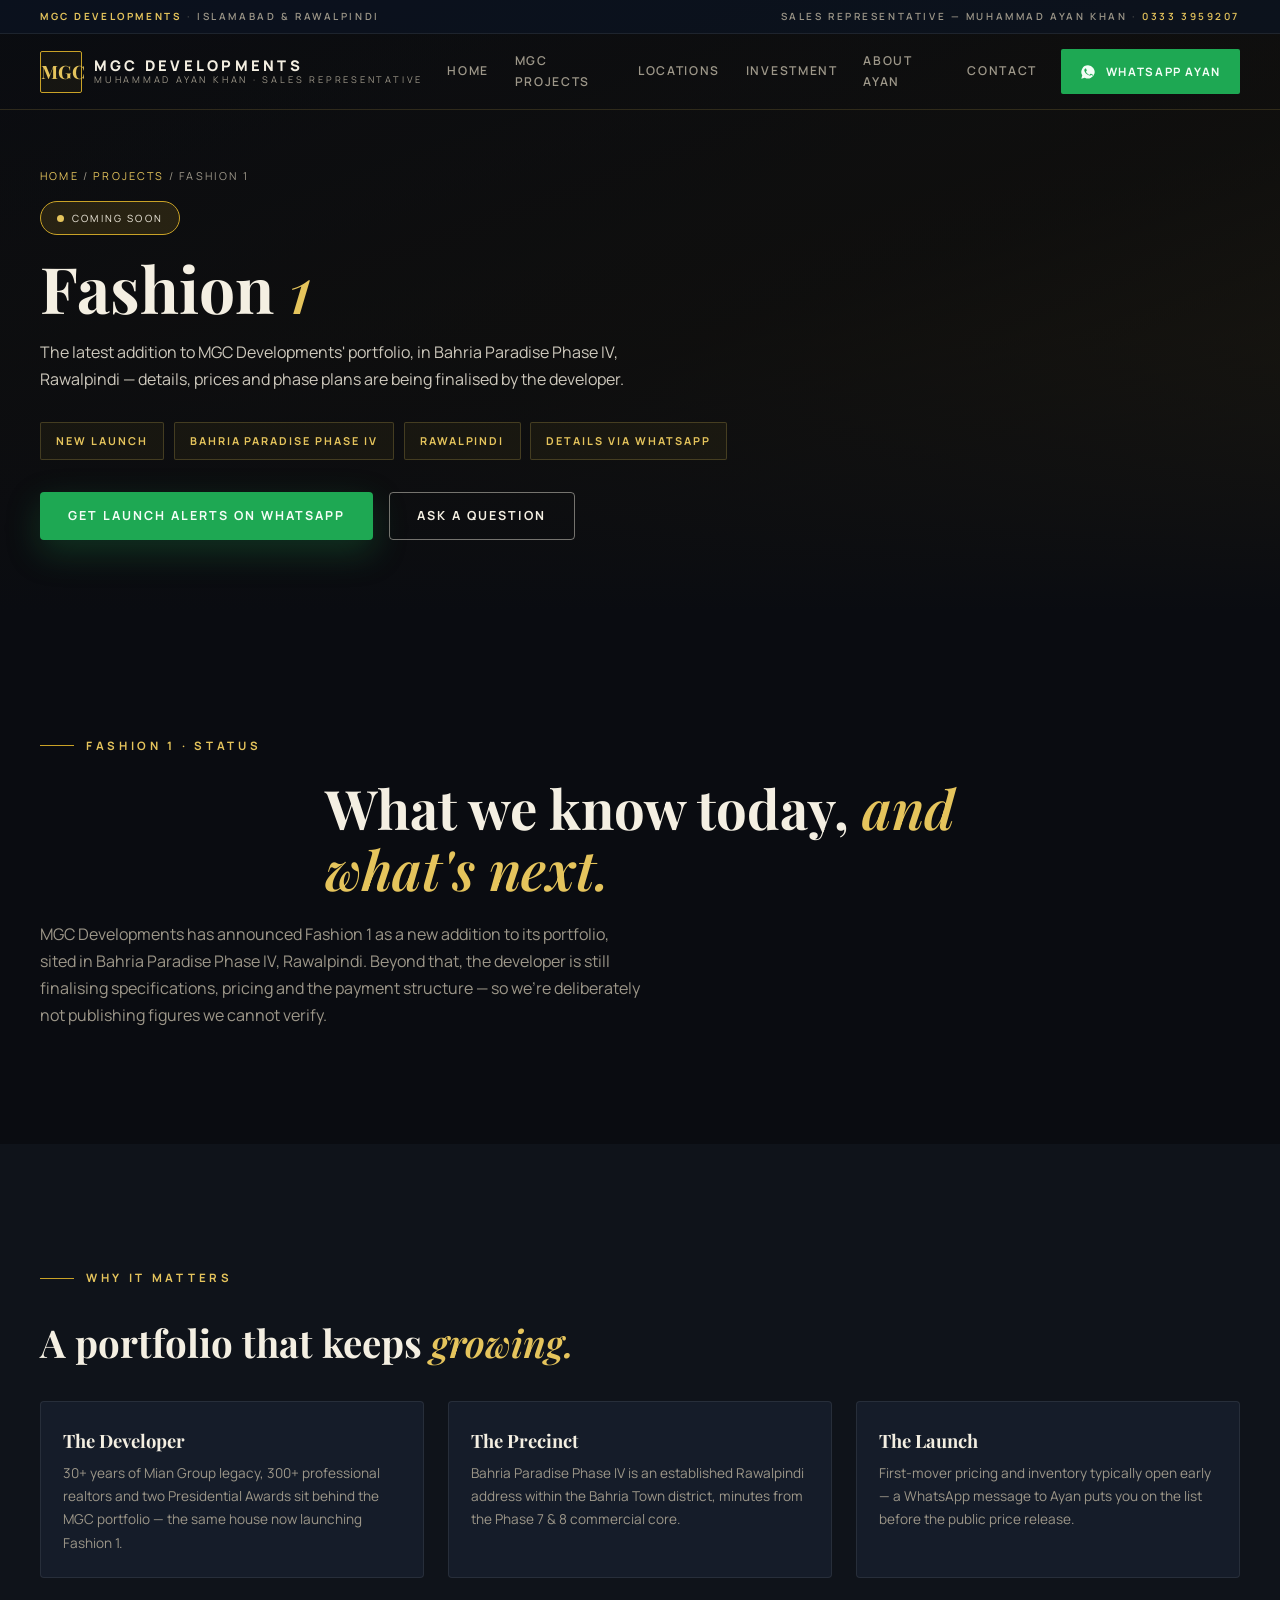
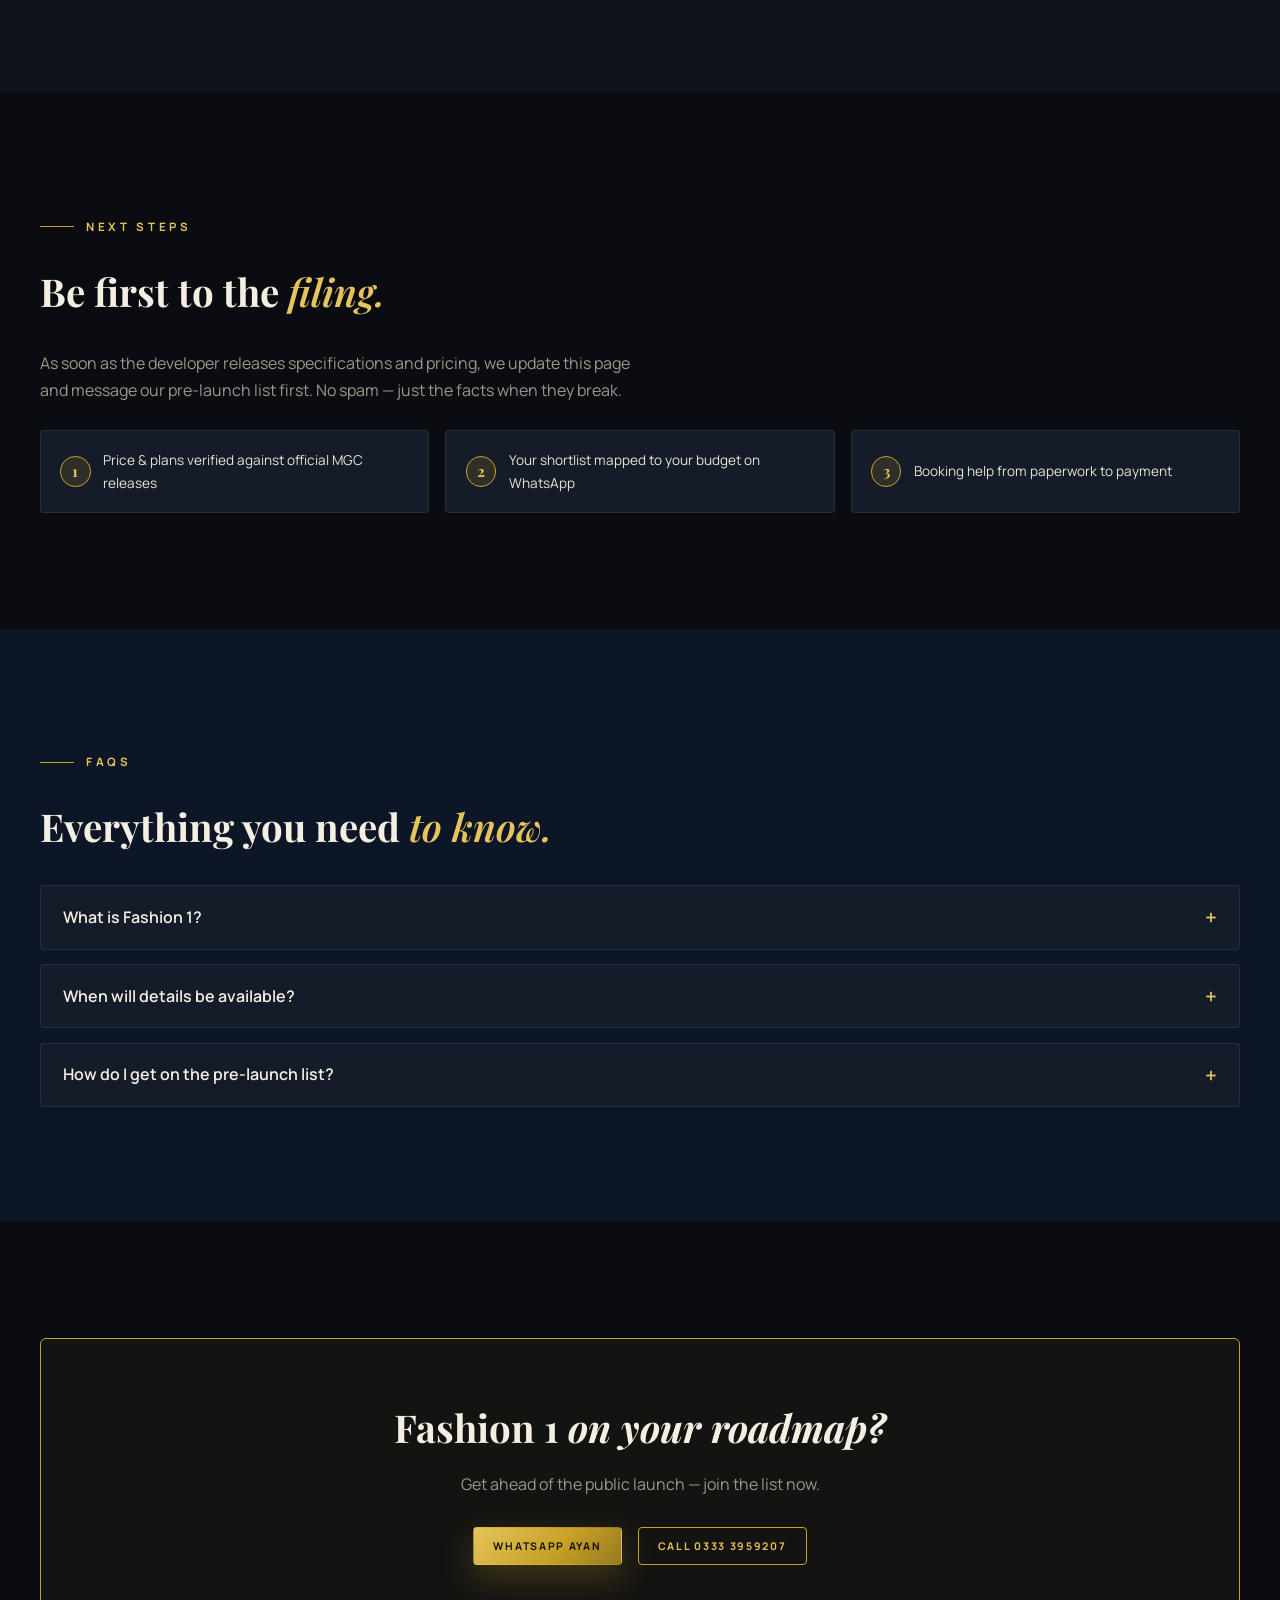
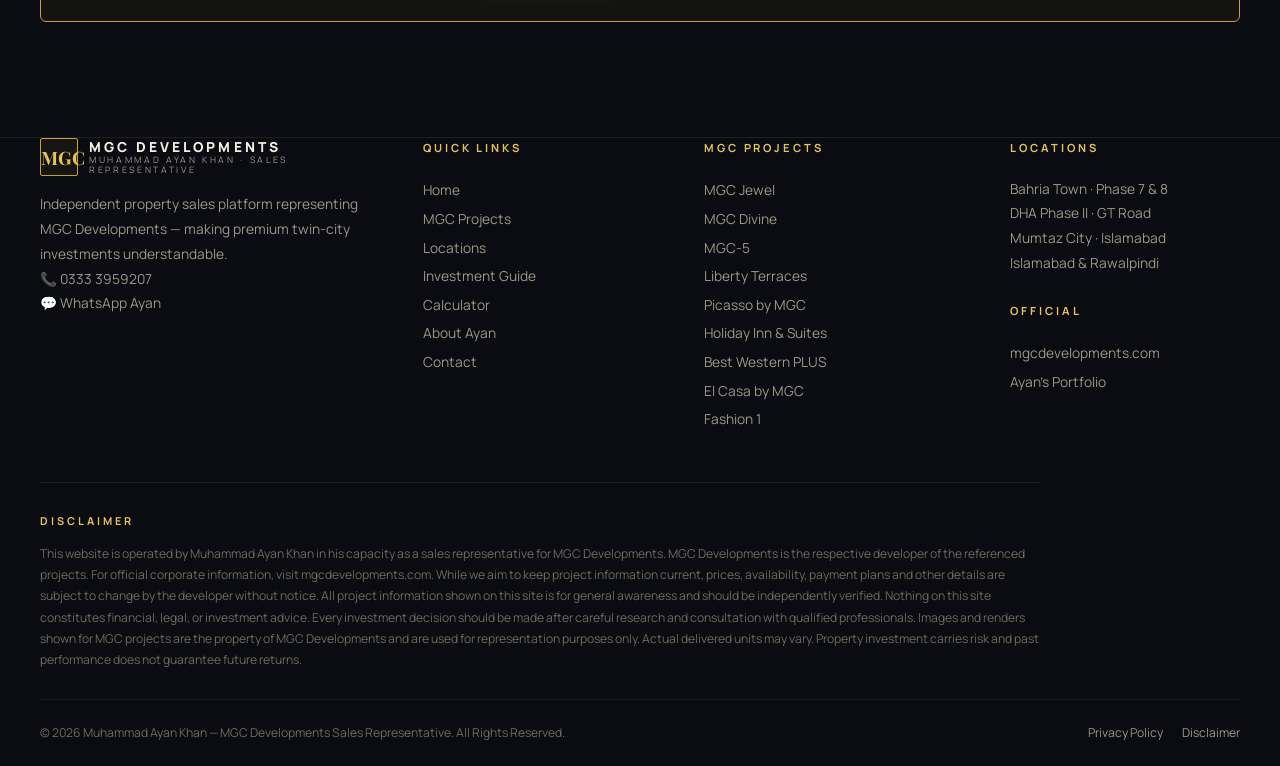
<file: projects/fashion-1.html>
<!DOCTYPE html>
<html lang="en">
<head>
    <meta charset="UTF-8">
    <meta name="viewport" content="width=device-width, initial-scale=1.0">
    <title>Fashion 1 by MGC — New Launch in Bahria Paradise Phase IV | Muhammad Ayan Khan — MGC Sales Rep</title>
    <meta name="description" content="Fashion 1 by MGC Developments — the latest addition to the portfolio in Bahria Paradise Phase IV, Rawalpindi. Details and prices being finalised. Get launch alerts with Muhammad Ayan Khan, Sales Representative — MGC Developments. WhatsApp 0333 3959207.">
    <meta name="robots" content="index, follow">
    <link rel="sitemap" href="../sitemap.xml">
    <link rel="canonical" href="https://4a-real-estate.vercel.app/projects/fashion-1.html">
    <meta property="og:title" content="Fashion 1 | Muhammad Ayan Khan — MGC Sales Rep">
    <meta property="og:description" content="The latest MGC Developments launch in Bahria Paradise Phase IV, Rawalpindi — details and prices being finalised.">
    <meta property="og:type" content="website">
    <meta property="og:url" content="https://4a-real-estate.vercel.app/projects/fashion-1.html">
    <meta property="og:image" content="https://4a-real-estate.vercel.app/images/mgc/awards.jpg">
    <meta name="twitter:card" content="summary_large_image">
    <link rel="icon" href="data:image/svg+xml,%3Csvg xmlns='http://www.w3.org/2000/svg' viewBox='0 0 64 64'%3E%3Crect width='64' height='64' rx='12' fill='%230a0c11'/%3E%3Crect x='3' y='3' width='58' height='58' rx='10' fill='none' stroke='%23c9a227' stroke-width='2'/%3E%3Ctext x='32' y='42' font-family='Georgia,serif' font-size='18' font-weight='bold' fill='%23e5c45c' text-anchor='middle'%3EMGC%3C/text%3E%3C/svg%3E">
    <link rel="preconnect" href="https://fonts.googleapis.com">
    <link rel="preconnect" href="https://fonts.gstatic.com" crossorigin>
    <link href="https://fonts.googleapis.com/css2?family=Playfair+Display:ital,wght@0,500;0,600;0,700;0,800;1,500;1,600&family=Manrope:wght@400;500;600;700;800&display=swap" rel="stylesheet">
    <link rel="stylesheet" href="../style.css">
</head>
<body>
    <a class="skip-link" href="#main">Skip to content</a>
    <header class="site-header">
        <div class="tb-topbar">
            <div class="container tb-inner">
                <span><strong>MGC Developments</strong><span class="tb-pipe"> · </span>Islamabad &amp; Rawalpindi</span>
                <span>Sales Representative — Muhammad Ayan Khan<span class="tb-pipe"> · </span><a href="tel:+923333959207">0333 3959207</a></span>
            </div>
        </div>
        <div class="container hdr">
            <a class="logo" href="../index.html#hero" aria-label="MGC Developments — home">
                <span class="logo-mark">MGC</span>
                <span class="logo-word"><strong>MGC DEVELOPMENTS</strong><small>Muhammad Ayan Khan · Sales Representative</small></span>
            </a>
            <nav class="nav-links" aria-label="Primary">
                <a href="../index.html#hero">Home</a>
                <a href="../index.html#projects">MGC Projects</a>
                <a href="../index.html#locations">Locations</a>
                <a href="../index.html#investment">Investment</a>
                <a href="../index.html#ayan">About Ayan</a>
                <a href="../index.html#contact">Contact</a>
            </nav>
            <a class="header-cta" href="tel:+923333959207" aria-label="Call Muhammad Ayan Khan on 0333 3959207">0333 3959207</a>
            <a class="header-wa" href="https://wa.me/923333959207?text=Hello%20Muhammad%20Ayan%2C%20I%27m%20interested%20in%20MGC%20Developments%20projects.%20Please%20share%20the%20available%20projects%20and%20current%20payment%20plans." target="_blank" rel="noopener" aria-label="WhatsApp Ayan">
                <svg viewBox="0 0 24 24" fill="currentColor" aria-hidden="true"><path d="M12 2a9.9 9.9 0 0 0-8.6 15L2 22l5.2-1.4A9.94 9.94 0 1 0 12 2zm5.3 14.1c-.2.5-1.2 1-1.7 1-.5 0-1 .2-3.3-.7-2.8-1.1-4.6-4-4.7-4.2-.1-.2-1.1-1.5-1.1-2.9s.7-2 .9-2.3c.2-.3.5-.3.7-.3h.5c.2 0 .4 0 .6.4l.9 2.2c.1.2.1.4 0 .6l-.4.6-.6.6c-.2.2-.4.4-.2.7.2.4.9 1.6 2 2.6 1.4 1.3 2.5 1.7 2.9 1.9.4.2.6.1.8-.1l1.1-1.3c.3-.3.5-.2.8-.1l2.2 1c.4.2.6.3.6.5 0 .2 0 .9-.3 1.6z"/></svg>
                <span class="wt-label">WhatsApp Ayan</span>
            </a>
            <button class="hamburger" id="hamburger" aria-label="Open navigation menu" aria-expanded="false" aria-controls="mobileNav"><span></span><span></span><span></span></button>
        </div>
    </header>
    <nav class="mobile-nav" id="mobileNav" aria-label="Mobile">
        <a class="mnav-link" href="../index.html#hero">Home <em>✳</em></a>
        <a class="mnav-link" href="../index.html#projects">MGC Projects <em>✳</em></a>
        <a class="mnav-link" href="../index.html#locations">Locations <em>✳</em></a>
        <a class="mnav-link" href="../index.html#investment">Investment Guide <em>✳</em></a>
        <a class="mnav-link" href="../index.html#ayan">About Ayan <em>✳</em></a>
        <a class="mnav-link" href="../index.html#contact">Contact <em>✳</em></a>
        <div class="mnav-cta">
            <p class="mnav-hint">Looking for an MGC property?<br><strong>Speak directly with Ayan.</strong></p>
            <a class="btn btn-whatsapp btn-block" href="https://wa.me/923333959207?text=Hello%20Ayan%2C%20I%20found%20Fashion%201%20by%20MGC%20on%20your%20website.%20Please%20share%20the%20latest%20details." target="_blank" rel="noopener">WhatsApp Ayan</a>
            <a class="btn btn-gold btn-block" href="tel:+923333959207">Call 0333 3959207</a>
        </div>
    </nav>

    <main id="main">
        <section class="page-hero ph-gradient" aria-label="Fashion 1 by MGC">
            <div class="container">
                <div class="crumbs"><a href="../index.html">Home</a> / <a href="../index.html#projects">Projects</a> / Fashion 1</div>
                <span class="coming-badge">Coming Soon</span>
                <h1>Fashion <em>1</em></h1>
                <p class="ph-lead">The latest addition to MGC Developments' portfolio, in Bahria Paradise Phase IV, Rawalpindi — details, prices and phase plans are being finalised by the developer.</p>
                <div class="facts-band">
                    <span class="fc-fact">New Launch</span>
                    <span class="fc-fact">Bahria Paradise Phase IV</span>
                    <span class="fc-fact">Rawalpindi</span>
                    <span class="fc-fact">Details via WhatsApp</span>
                </div>
                <div class="featured-cta">
                    <a class="btn btn-whatsapp" href="https://wa.me/923333959207?text=Hello%20Ayan%2C%20I%20found%20Fashion%201%20by%20MGC%20on%20your%20website.%20Please%20share%20the%20latest%20details." target="_blank" rel="noopener">Get Launch Alerts on WhatsApp</a>
                    <a class="btn btn-outline-light" href="../index.html#contact">Ask a Question</a>
                </div>
            </div>
        </section>

        <section class="section">
            <div class="container">
                <div class="section-head reveal">
                    <span class="eyebrow">Fashion 1 · Status</span>
                    <h2 class="section-title">What we know today, <em>and what's next.</em></h2>
                    <p class="lead">MGC Developments has announced Fashion 1 as a new addition to its portfolio, sited in Bahria Paradise Phase IV, Rawalpindi. Beyond that, the developer is still finalising specifications, pricing and the payment structure — so we're deliberately not publishing figures we cannot verify.</p>
                </div>
            </div>
        </section>

        <section class="section on-dark">
            <div class="container">
                <span class="eyebrow reveal">Why it matters</span>
                <h2 class="proj-section-title reveal">A portfolio that keeps <em>growing.</em></h2>
                <div class="type-grid">
                    <article class="type-card reveal">
                        <div class="tc-body">
                            <h4>The Developer</h4>
                            <p>30+ years of Mian Group legacy, 300+ professional realtors and two Presidential Awards sit behind the MGC portfolio — the same house now launching Fashion 1.</p>
                        </div>
                    </article>
                    <article class="type-card reveal" style="--d:.1s">
                        <div class="tc-body">
                            <h4>The Precinct</h4>
                            <p>Bahria Paradise Phase IV is an established Rawalpindi address within the Bahria Town district, minutes from the Phase 7 &amp; 8 commercial core.</p>
                        </div>
                    </article>
                    <article class="type-card reveal" style="--d:.2s">
                        <div class="tc-body">
                            <h4>The Launch</h4>
                            <p>First-mover pricing and inventory typically open early — a WhatsApp message to Ayan puts you on the list before the public price release.</p>
                        </div>
                    </article>
                </div>
            </div>
        </section>

        <section class="section">
            <div class="container">
                <span class="eyebrow reveal">Next Steps</span>
                <h2 class="proj-section-title reveal">Be first to the <em>filing.</em></h2>
                <p class="lead reveal">As soon as the developer releases specifications and pricing, we update this page and message our pre-launch list first. No spam — just the facts when they break.</p>
                <div class="promise-row reveal">
                    <div class="promise-chip"><strong>1</strong> Price &amp; plans verified against official MGC releases</div>
                    <div class="promise-chip"><strong>2</strong> Your shortlist mapped to your budget on WhatsApp</div>
                    <div class="promise-chip"><strong>3</strong> Booking help from paperwork to payment</div>
                </div>
            </div>
        </section>

        <section class="section on-navy">
            <div class="container">
                <span class="eyebrow reveal">FAQs</span>
                <h2 class="proj-section-title reveal">Everything you need <em>to know.</em></h2>
                <details class="faq-details reveal">
                    <summary>What is Fashion 1?</summary>
                    <p>MGC Developments' latest announced project, located in Bahria Paradise Phase IV, Rawalpindi. The developer has not yet released full specifications or pricing.</p>
                </details>
                <details class="faq-details reveal">
                    <summary>When will details be available?</summary>
                    <p>MGC is finalising the launch. The moment verified details release, Muhammad Ayan Khan shares them on this page and to pre-launch list members directly.</p>
                </details>
                <details class="faq-details reveal">
                    <summary>How do I get on the pre-launch list?</summary>
                    <p>Message Ayan on WhatsApp with your unit and budget preference. You'll be in the first batch notified when inventory and pricing open.</p>
                </details>
            </div>
        </section>

        <section class="section">
            <div class="container">
                <div class="proj-cta-band reveal">
                    <h2>Fashion 1 <em>on your roadmap?</em></h2>
                    <p>Get ahead of the public launch — join the list now.</p>
                    <div class="pc-actions">
                        <a class="btn btn-gold" href="https://wa.me/923333959207?text=Hello%20Ayan%2C%20I%20found%20Fashion%201%20by%20MGC%20on%20your%20website.%20Please%20share%20the%20latest%20details." target="_blank" rel="noopener">WhatsApp Ayan</a>
                        <a class="btn btn-outline" href="tel:+923333959207">Call 0333 3959207</a>
                    </div>
                </div>
            </div>
        </section>
    </main>

    <footer class="footer">
        <div class="container">
            <div class="footer-grid">
                <div class="f-col f-brand">
                    <div class="f-logo">
                        <span class="logo-mark">MGC</span>
                        <span class="logo-word"><strong>MGC DEVELOPMENTS</strong><small>Muhammad Ayan Khan · Sales Representative</small></span>
                    </div>
                    <p>Independent property sales platform representing MGC Developments — making premium twin-city investments understandable.</p>
                    <p>📞 <a href="tel:+923333959207">0333 3959207</a><br>💬 <a href="https://wa.me/923333959207" target="_blank" rel="noopener">WhatsApp Ayan</a></p>
                </div>
                <div class="f-col">
                    <h4>Quick Links</h4>
                    <ul>
                        <li><a href="../index.html#hero">Home</a></li>
                        <li><a href="../index.html#projects">MGC Projects</a></li>
                        <li><a href="../index.html#locations">Locations</a></li>
                        <li><a href="../index.html#investment">Investment Guide</a></li>
                        <li><a href="../index.html#calculator">Calculator</a></li>
                        <li><a href="../index.html#ayan">About Ayan</a></li>
                        <li><a href="../index.html#contact">Contact</a></li>
                    </ul>
                </div>
                <div class="f-col">
                    <h4>MGC Projects</h4>
                    <ul>
                        <li><a href="mgc-jewel.html">MGC Jewel</a></li>
                        <li><a href="mgc-divine.html">MGC Divine</a></li>
                        <li><a href="mgc-5.html">MGC-5</a></li>
                        <li><a href="liberty-terraces.html">Liberty Terraces</a></li>
                        <li><a href="picasso.html">Picasso by MGC</a></li>
                        <li><a href="holiday-inn.html">Holiday Inn &amp; Suites</a></li>
                        <li><a href="best-western.html">Best Western PLUS</a></li>
                        <li><a href="el-casa.html">El Casa by MGC</a></li>
                        <li><a href="fashion-1.html">Fashion 1</a></li>
                    </ul>
                </div>
                <div class="f-col">
                    <h4>Locations</h4>
                    <ul>
                        <li>Bahria Town · Phase 7 &amp; 8</li>
                        <li>DHA Phase II · GT Road</li>
                        <li>Mumtaz City · Islamabad</li>
                        <li>Islamabad &amp; Rawalpindi</li>
                    </ul>
                    <h4 style="margin-top:1.6rem">Official</h4>
                    <ul>
                        <li><a href="https://mgcdevelopments.com/" target="_blank" rel="noopener">mgcdevelopments.com</a></li>
                        <li><a href="https://muhammad-ayan-khan-opal.vercel.app/" target="_blank" rel="noopener">Ayan's Portfolio</a></li>
                    </ul>
                </div>
            </div>
            <div id="disclaimer" class="disclaimer">
                <h4>Disclaimer</h4>
                <p>This website is operated by Muhammad Ayan Khan in his capacity as a sales representative for MGC Developments. MGC Developments is the respective developer of the referenced projects. For official corporate information, visit <a href='https://mgcdevelopments.com/' target='_blank' rel='noopener'>mgcdevelopments.com</a>. While we aim to keep project information current, prices, availability, payment plans and other details are subject to change by the developer without notice. All project information shown on this site is for general awareness and should be independently verified. Nothing on this site constitutes financial, legal, or investment advice. Every investment decision should be made after careful research and consultation with qualified professionals. Images and renders shown for MGC projects are the property of MGC Developments and are used for representation purposes only. Actual delivered units may vary. Property investment carries risk and past performance does not guarantee future returns.</p>
            </div>
            <div class="footer-bottom">
                <p>© <span id="year">2026</span> Muhammad Ayan Khan — MGC Developments Sales Representative. All Rights Reserved.</p>
                <div class="fb-legal">
                    <a href="#disclaimer">Privacy Policy</a>
                    <a href="#disclaimer">Disclaimer</a>
                </div>
            </div>
        </div>
    </footer>

    <button class="back-to-top" id="backToTop" aria-label="Back to top">
        <svg viewBox="0 0 24 24" fill="none" stroke="currentColor" stroke-width="2" aria-hidden="true"><path d="M12 19V5M5 12l7-7 7 7"/></svg>
    </button>

    <script src="../script.js"></script>
</body>
</html>
</file>
<file: style.css>
/* ============================================================
   MGC DEVELOPMENTS SALES REPRESENTATIVE — PREMIUM CINEMATIC DESIGN SYSTEM
   Charcoal · Navy · Gold | Playfair Display + Manrope
   ============================================================ */

/* ---------- Design tokens ---------- */
:root {
  --ink: #0a0c11;
  --ink-2: #0f131a;
  --ink-3: #141a26;
  --navy: #0c1626;
  --card: #151c29;
  --card-2: #1b2333;

  --gold: #c9a227;
  --gold-lt: #e5c45c;
  --gold-dk: #96791e;

  --cream: #f4efe2;
  --text: #e8e3d5;
  --muted: #9d9789;
  --dim: #6f6a5e;

  --line: rgba(229, 196, 92, 0.22);
  --line-soft: rgba(255, 255, 255, 0.08);

  --font-display: "Playfair Display", Georgia, "Times New Roman", serif;
  --font-body: "Manrope", "Segoe UI", system-ui, -apple-system, sans-serif;

  --ease: cubic-bezier(0.22, 0.61, 0.36, 1);
  --shadow: 0 24px 60px rgba(0, 0, 0, 0.45);
  --radius: 4px;

  --container: 1400px;
  --topbar-h: 34px;
  --header-h: calc(76px + var(--topbar-h));
  --header-h-slim: 76px;
  --space: clamp(4.5rem, 9vw, 8.5rem);
}

/* ---------- Reset & base ---------- */
*,
*::before,
*::after { box-sizing: border-box; margin: 0; padding: 0; }

html {
  scroll-behavior: smooth;
  -webkit-text-size-adjust: 100%;
}

body {
  font-family: var(--font-body);
  font-size: 1rem;
  line-height: 1.7;
  color: var(--text);
  background: var(--ink);
  overflow-x: hidden;
  -webkit-font-smoothing: antialiased;
  -webkit-tap-highlight-color: transparent;
}

img { max-width: 100%; display: block; }
a { color: inherit; text-decoration: none; }
button { font-family: inherit; cursor: pointer; }
ul, ol { list-style: none; }

::selection { background: var(--gold); color: #0a0c11; }

:focus-visible {
  outline: 2px solid var(--gold-lt);
  outline-offset: 3px;
}

.skip-link {
  position: fixed;
  top: -60px;
  left: 16px;
  z-index: 2000;
  background: var(--gold);
  color: #0a0c11;
  font-weight: 700;
  padding: 0.7rem 1.2rem;
  border-radius: 2px;
  transition: top 0.25s var(--ease);
}
.skip-link:focus { top: 12px; }

section { scroll-margin-top: calc(var(--header-h) + 8px); }

/* ---------- Layout helpers ---------- */
.container {
  width: 100%;
  max-width: var(--container);
  margin-inline: auto;
  padding-inline: clamp(1.5rem, 4vw, 2.5rem);
}

.section { padding-block: var(--space); position: relative; }
.on-dark { background: var(--ink-2); }
.on-navy { background: var(--navy); }

.eyebrow {
  display: inline-flex;
  align-items: center;
  gap: 0.75rem;
  font-size: 0.72rem;
  font-weight: 700;
  letter-spacing: 0.32em;
  text-transform: uppercase;
  color: var(--gold-lt);
  margin-bottom: 1.4rem;
}
.eyebrow::before {
  content: "";
  width: 34px;
  height: 1px;
  background: var(--gold);
  flex: none;
}
.eyebrow.center { justify-content: center; }

.section-title {
  font-family: var(--font-display);
  font-weight: 700;
  font-size: clamp(1.9rem, 4.6vw, 3.4rem);
  line-height: 1.12;
  color: var(--cream);
  max-width: 18ch;
}
.section-title em {
  font-style: italic;
  color: var(--gold-lt);
  font-weight: 600;
}
.section-head.center {
  text-align: center;
  max-width: 720px;
  margin-inline: auto;
  margin-bottom: clamp(2.4rem, 5vw, 4rem);
}
.section-head .section-title { margin-inline: auto; }

.lead {
  margin-top: 1.3rem;
  color: var(--muted);
  max-width: 60ch;
}
.lead strong { color: var(--cream); font-weight: 600; }

.center-note {
  text-align: center;
  font-size: 0.82rem;
  color: var(--dim);
  max-width: 72ch;
  margin: 2.2rem auto 0;
}
.center-note a { color: var(--gold-lt); border-bottom: 1px solid var(--line); }

/* ---------- Buttons ---------- */
.btn {
  display: inline-flex;
  align-items: center;
  justify-content: center;
  gap: 0.6rem;
  font-family: var(--font-body);
  font-size: 0.78rem;
  font-weight: 700;
  letter-spacing: 0.16em;
  text-transform: uppercase;
  line-height: 1;
  padding: 1.05rem 1.7rem;
  border-radius: var(--radius);
  border: 1px solid transparent;
  transition: transform 0.3s var(--ease), background 0.3s var(--ease),
    color 0.3s var(--ease), box-shadow 0.3s var(--ease), border-color 0.3s var(--ease);
  white-space: nowrap;
}
.btn:hover { transform: translateY(-2px); }
.btn:active { transform: translateY(0); }

.btn-gold {
  background: linear-gradient(135deg, var(--gold-lt) 0%, var(--gold) 55%, var(--gold-dk) 100%);
  color: #12100a;
  box-shadow: 0 12px 34px rgba(201, 162, 39, 0.28);
}
.btn-gold:hover { box-shadow: 0 16px 44px rgba(201, 162, 39, 0.42); }

.btn-whatsapp {
  background: #1ea853;
  color: #f3fdf6;
  box-shadow: 0 12px 34px rgba(30, 168, 83, 0.25);
}
.btn-whatsapp:hover { background: #189a49; box-shadow: 0 16px 44px rgba(30, 168, 83, 0.38); }

.btn-outline {
  border-color: var(--gold);
  color: var(--gold-lt);
  background: transparent;
}
.btn-outline:hover { background: rgba(201, 162, 39, 0.1); }

.btn-outline-light {
  border-color: rgba(244, 239, 226, 0.45);
  color: var(--cream);
  background: transparent;
}
.btn-outline-light:hover { background: rgba(244, 239, 226, 0.08); }

.btn-lg { padding: 1.25rem 2.1rem; }
.btn-sm { padding: 0.8rem 1.25rem; font-size: 0.7rem; }
.btn-block { width: 100%; }

.wa-dot { display: inline-block; } /* icons injected via <svg> */

.ico {
  width: 16px;
  height: 16px;
  flex: none;
}

/* ---------- Header ---------- */
.site-header {
  position: fixed;
  inset: 0 0 auto 0;
  z-index: 900;
  height: var(--header-h);
  display: flex;
  flex-direction: column;
  align-items: stretch;
  transition: background 0.35s var(--ease), box-shadow 0.35s var(--ease),
    border-color 0.35s var(--ease), height 0.35s var(--ease);
  border-bottom: 1px solid rgba(229, 196, 92, 0.16);
}
.site-header.scrolled {
  background: rgba(10, 12, 17, 0.84);
  -webkit-backdrop-filter: blur(14px);
  backdrop-filter: blur(14px);
  border-bottom-color: var(--line-soft);
  box-shadow: 0 10px 34px rgba(0, 0, 0, 0.35);
  height: var(--header-h-slim);
}
.site-header.scrolled .tb-topbar {
  height: 0;
  border-bottom: none;
}

/* top info bar */
.tb-topbar {
  height: var(--topbar-h, 0px);
  overflow: hidden;
  display: flex;
  align-items: center;
  border-bottom: 1px solid var(--line-soft);
  background: rgba(12, 22, 38, 0.62);
  transition: height 0.3s var(--ease);
}
.tb-inner {
  display: flex;
  align-items: center;
  justify-content: space-between;
  gap: 1rem;
  font-size: 0.62rem;
  font-weight: 600;
  letter-spacing: 0.26em;
  text-transform: uppercase;
  color: var(--muted);
  white-space: nowrap;
}
.tb-inner strong { color: var(--gold-lt); font-weight: 700; }
.tb-inner a { color: var(--gold-lt); }
.tb-pipe { opacity: 0.45; }

.hdr { flex: 1; display: flex; align-items: center; gap: 1.5rem; }

.logo {
  display: inline-flex;
  align-items: center;
  gap: 0.75rem;
  flex: none;
}
.logo-mark {
  width: 42px;
  height: 42px;
  display: grid;
  place-items: center;
  border: 1px solid var(--gold);
  border-radius: 2px;
  font-family: var(--font-display);
  font-weight: 700;
  font-size: 1.15rem;
  color: var(--gold-lt);
  background: rgba(201, 162, 39, 0.06);
}
.logo-word { line-height: 1.1; }
.logo-word strong {
  display: block;
  font-size: 0.92rem;
  font-weight: 800;
  letter-spacing: 0.22em;
  color: var(--cream);
}
.logo-word small {
  display: block;
  font-size: 0.58rem;
  letter-spacing: 0.3em;
  text-transform: uppercase;
  color: var(--muted);
  margin-top: 2px;
}

.nav-links { display: flex; align-items: center; gap: 1.6rem; margin-inline: auto; }
.nav-links a {
  position: relative;
  font-size: 0.76rem;
  font-weight: 600;
  letter-spacing: 0.14em;
  text-transform: uppercase;
  color: var(--muted);
  padding-block: 0.4rem;
  transition: color 0.25s var(--ease);
}
.nav-links a::after {
  content: "";
  position: absolute;
  left: 0;
  bottom: 0;
  width: 100%;
  height: 1px;
  background: var(--gold);
  transform: scaleX(0);
  transform-origin: left;
  transition: transform 0.3s var(--ease);
}
.nav-links a:hover,
.nav-links a.active { color: var(--cream); }
.nav-links a:hover::after,
.nav-links a.active::after { transform: scaleX(1); }

.header-cta {
  display: inline-flex;
  align-items: center;
  gap: 0.6rem;
  border: 1px solid var(--gold);
  color: var(--gold-lt);
  font-size: 0.72rem;
  font-weight: 700;
  letter-spacing: 0.14em;
  text-transform: uppercase;
  padding: 0.78rem 1.2rem;
  border-radius: 2px;
  transition: background 0.3s var(--ease), color 0.3s var(--ease);
  flex: none;
}
.header-cta:hover { background: var(--gold); color: #0a0c11; }

.header-wa {
  display: inline-flex;
  align-items: center;
  gap: 0.6rem;
  background: #1ea853;
  color: #f3fdf6;
  font-size: 0.72rem;
  font-weight: 700;
  letter-spacing: 0.14em;
  text-transform: uppercase;
  padding: 0.78rem 1.2rem;
  border-radius: 2px;
  transition: background 0.3s var(--ease), box-shadow 0.3s var(--ease);
  flex: none;
}
.header-wa:hover { background: #189a49; }
.header-wa svg { width: 16px; height: 16px; flex: none; }
@media (max-width: 991px) {
  .header-wa { padding: 0.78rem; }
  .header-wa .wt-label { display: none; }
}

.hamburger {
  display: none;
  flex-direction: column;
  justify-content: center;
  gap: 6px;
  width: 44px;
  height: 44px;
  padding: 10px;
  border: 1px solid var(--line-soft);
  border-radius: 3px;
  background: transparent;
  flex: none;
}
.hamburger span {
  display: block;
  height: 2px;
  width: 100%;
  background: var(--cream);
  transition: transform 0.3s var(--ease), opacity 0.3s var(--ease);
}
.hamburger[aria-expanded="true"] span:nth-child(1) { transform: translateY(8px) rotate(45deg); }
.hamburger[aria-expanded="true"] span:nth-child(2) { opacity: 0; }
.hamburger[aria-expanded="true"] span:nth-child(3) { transform: translateY(-8px) rotate(-45deg); }

/* ---------- Mobile menu ---------- */
.mobile-nav {
  position: fixed;
  inset: 0;
  z-index: 899;
  background: rgba(10, 12, 17, 0.985);
  display: flex;
  flex-direction: column;
  justify-content: center;
  padding: 5rem 2rem 3rem;
  opacity: 0;
  visibility: hidden;
  transform: translateY(-14px);
  transition: opacity 0.35s var(--ease), visibility 0.35s, transform 0.35s var(--ease);
  overflow-y: auto;
}
.mobile-nav.open { opacity: 1; visibility: visible; transform: none; }
.mobile-nav a.mnav-link {
  font-family: var(--font-display);
  font-size: 1.7rem;
  color: var(--cream);
  padding: 0.7rem 0;
  border-bottom: 1px solid var(--line-soft);
  display: flex;
  align-items: center;
  justify-content: space-between;
}
.mobile-nav a.mnav-link em { color: var(--gold-lt); font-style: italic; }
.mobile-nav .mnav-cta {
  margin-top: 2rem;
  display: grid;
  gap: 0.9rem;
}

body.menu-open { overflow: hidden; overscroll-behavior: contain; }

/* ---------- Hero — MGC showcase video ---------- */
.hero {
  position: relative;
  min-height: 100vh;
  min-height: 100svh;
  display: flex;
  align-items: flex-end;
  color: var(--cream);
  background: var(--ink);
  overflow: hidden;
  padding-block: calc(var(--header-h) + 2rem) clamp(8.5rem, 14vh, 11rem);
}

/* Video stage */
.hero-media {
  position: absolute;
  inset: 0;
  z-index: 0;
  overflow: hidden;
  background: var(--ink);
}
.hero-video {
  width: 100%;
  height: 100%;
  object-fit: cover;
  object-position: center;
  will-change: transform;
  animation: heroScale 42s ease-in-out infinite alternate;
}
@keyframes heroScale {
  from { transform: scale(1); }
  to { transform: scale(1.05); }
}

/* Fine film grain over the footage */
.hero-media::after {
  content: "";
  position: absolute;
  inset: 0;
  opacity: 0.4;
  mix-blend-mode: overlay;
  pointer-events: none;
  background-image: url("data:image/svg+xml,%3Csvg xmlns='http://www.w3.org/2000/svg' width='150' height='150'%3E%3Cfilter id='n'%3E%3CfeTurbulence type='fractalNoise' baseFrequency='0.9' numOctaves='2' stitchTiles='stitch'/%3E%3C/filter%3E%3Crect width='100%25' height='100%25' filter='url(%23n)' opacity='0.5'/%3E%3C/svg%3E");
}

/* Cinematic grade: dark layer, left-heavy gradient, bottom gradient, faint navy tint */
.hero-overlay {
  position: absolute;
  inset: 0;
  z-index: 1;
  pointer-events: none;
  background:
    linear-gradient(100deg,
      rgba(10, 12, 17, 0.9) 0%,
      rgba(10, 12, 17, 0.68) 28%,
      rgba(10, 12, 17, 0.34) 52%,
      rgba(10, 12, 17, 0.14) 74%,
      rgba(10, 12, 17, 0.04) 92%),
    linear-gradient(180deg,
      rgba(10, 12, 17, 0.58) 0%,
      rgba(10, 12, 17, 0.22) 24%,
      rgba(10, 12, 17, 0) 46%,
      rgba(10, 12, 17, 0.42) 78%,
      rgba(10, 12, 17, 0.9) 100%),
    radial-gradient(ellipse 120% 85% at 50% 42%, rgba(10, 14, 24, 0) 58%, rgba(9, 12, 20, 0.42) 100%),
    linear-gradient(180deg, rgba(13, 18, 32, 0.16), rgba(13, 18, 32, 0.22));
}

/* Soft union with the section below */
.hero::after {
  content: "";
  position: absolute;
  inset: auto 0 0 0;
  height: 160px;
  z-index: 2;
  background: linear-gradient(180deg, transparent, var(--ink));
  pointer-events: none;
}

/* Poster fallback — JS adds .poster-mode when the video can't play */
.hero.poster-mode .hero-video { display: none; }
.hero.poster-mode { background-size: cover; background-position: center; }

.hero-inner { position: relative; z-index: 3; width: 100%; }
.hero-content { max-width: 820px; }

.hero h1 {
  font-family: var(--font-display);
  font-weight: 700;
  font-size: clamp(2.5rem, 7.4vw, 5.2rem);
  line-height: 1.04;
  letter-spacing: -0.01em;
  margin-top: 0;
}
.hero h1 em {
  display: block;
  font-style: italic;
  font-weight: 500;
  color: var(--gold-lt);
}
.hero-sub {
  margin-top: 1.6rem;
  max-width: 54ch;
  color: rgba(232, 227, 213, 0.86);
  font-size: 1.06rem;
}
.hero-actions {
  display: flex;
  flex-wrap: wrap;
  gap: 1rem;
  margin-top: 2.4rem;
}

.hero-cred {
  display: flex;
  flex-wrap: wrap;
  align-items: baseline;
  gap: 0.4rem 1rem;
  margin-top: 1.8rem;
  padding-top: 1.2rem;
  border-top: 1px solid rgba(229, 196, 92, 0.22);
  font-size: 0.9rem;
  color: rgba(232, 227, 213, 0.7);
  letter-spacing: 0.02em;
}
.hero-cred strong {
  color: var(--gold-lt);
  font-weight: 700;
  letter-spacing: 0.06em;
}
.hero-cred a {
  color: rgba(232, 227, 213, 0.85);
  font-weight: 700;
  letter-spacing: 0.04em;
}
.hero-cred a:hover { color: var(--gold-lt); }

/* Location indicator — bottom left */
.hero-locs {
  position: absolute;
  left: clamp(1.2rem, 4vw, 4rem);
  bottom: clamp(1.6rem, 4vh, 2.8rem);
  z-index: 4;
  display: flex;
  flex-direction: column;
  gap: 0.4rem;
  pointer-events: none;
  animation: heroRise 0.9s var(--ease) 0.85s both;
}
.hero-locs::before {
  content: "";
  width: 46px;
  height: 1px;
  background: var(--gold);
  margin-bottom: 0.15rem;
}
.hl-line {
  font-size: 0.6rem;
  letter-spacing: 0.3em;
  text-transform: uppercase;
  color: rgba(232, 227, 213, 0.66);
}
.hl-line b { color: var(--gold-lt); font-weight: 700; }

/* Scroll hint — bottom center */
.hero-scroll {
  position: absolute;
  left: 0;
  right: 0;
  bottom: clamp(1.7rem, 4.4vh, 2.9rem);
  z-index: 4;
  display: flex;
  justify-content: center;
  align-items: center;
  gap: 0.6rem;
  font-size: 0.58rem;
  letter-spacing: 0.32em;
  text-transform: uppercase;
  color: rgba(232, 227, 213, 0.72);
  text-decoration: none;
  animation: heroRise 0.9s var(--ease) 1s both;
}
.hero-scroll .hs-arrow {
  font-size: 0.8rem;
  line-height: 1;
  color: var(--gold-lt);
  animation: heroBob 2.8s ease-in-out 2.2s infinite;
}
.hero-scroll:hover { color: var(--cream); }

/* Staggered hero entrance */
.hero-content > * {
  opacity: 0;
  animation: heroRise 0.9s var(--ease) both;
}
.hero-content > :nth-child(1) { animation-delay: 0.15s; }
.hero-content > :nth-child(2) { animation-delay: 0.3s; }
.hero-content > :nth-child(3) { animation-delay: 0.5s; }
.hero-content > :nth-child(4) { animation-delay: 0.68s; }

@keyframes heroRise {
  from { opacity: 0; transform: translateY(22px); }
  to { opacity: 1; transform: translateY(0); }
}
@keyframes heroBob {
  0%, 100% { transform: translateY(0); }
  50% { transform: translateY(7px); }
}

/* Hero responsive */
@media (max-width: 1100px) {
  .hero-scroll { display: none; }
}
@media (max-width: 768px) {
  .hero { padding-block: calc(var(--header-h) + 1.4rem) clamp(9rem, 17vh, 11rem); }
  .hero-video { animation-duration: 54s; object-position: center 32%; }
  .hero-locs { bottom: clamp(1.3rem, 3.6vh, 2.2rem); gap: 0.3rem; }
  .hero-locs::before { width: 34px; }
  .hl-line { font-size: 0.56rem; letter-spacing: 0.26em; }
}

/* ---------- Intro ---------- */
.intro {
  background: var(--ink);
}
.intro::before {
  content: "MGC";
  position: absolute;
  right: 0;
  top: 8%;
  font-family: var(--font-display);
  font-weight: 800;
  font-size: clamp(7rem, 16vw, 15rem);
  line-height: 1;
  color: rgba(255, 255, 255, 0.028);
  pointer-events: none;
  user-select: none;
  z-index: 0;
}

.intro-grid {
  position: relative;
  z-index: 1;
  display: grid;
  grid-template-columns: 1.3fr 0.7fr;
  gap: clamp(2rem, 5vw, 5rem);
  align-items: start;
}

.intro h2 { margin-top: 0; }

.intro .lead { font-size: 1.03rem; }

.intro-links { display: flex; flex-wrap: wrap; gap: 1rem; margin-top: 2.2rem; }

.author-card {
  border: 1px solid var(--line-soft);
  border-left: 3px solid var(--gold);
  background: var(--ink-2);
  padding: 1.8rem;
  border-radius: var(--radius);
}
.author-card .ac-label {
  font-size: 0.66rem;
  letter-spacing: 0.28em;
  text-transform: uppercase;
  color: var(--gold-lt);
  margin-bottom: 0.8rem;
}
.author-card p { color: var(--muted); font-size: 0.95rem; }
.author-card a.link {
  color: var(--gold-lt);
  border-bottom: 1px solid var(--line);
}

/* ---------- Stats band ---------- */
.stats { background: var(--ink-2); }
.stats-grid {
  display: grid;
  grid-template-columns: repeat(auto-fit, minmax(210px, 1fr));
  gap: 1px;
  background: var(--line-soft);
  border: 1px solid var(--line-soft);
}
.stat-cell {
  background: var(--ink-2);
  padding: 2.2rem 1.6rem;
  text-align: center;
}
.stat-num {
  font-family: var(--font-display);
  font-weight: 700;
  font-size: clamp(2.2rem, 4.5vw, 3.2rem);
  color: var(--gold-lt);
  line-height: 1;
}
.stat-cap {
  margin-top: 0.7rem;
  font-size: 0.7rem;
  font-weight: 700;
  letter-spacing: 0.24em;
  text-transform: uppercase;
  color: var(--cream);
}
.stat-note { margin-top: 0.5rem; font-size: 0.66rem; color: var(--dim); letter-spacing: 0.06em; }

/* ---------- Showcase ---------- */
.showcase .show-row {
  display: grid;
  grid-template-columns: 1.05fr 0.95fr;
  gap: clamp(2rem, 5vw, 4.5rem);
  align-items: center;
}
.showcase .show-row + .show-row { margin-top: clamp(4rem, 8vw, 6.5rem); }
.show-row.rev .show-img { order: 2; }
.show-row.rev .show-copy { order: 1; }

.show-copy .eyebrow { margin-bottom: 1rem; }
.show-copy h3 {
  font-family: var(--font-display);
  font-weight: 700;
  font-size: clamp(1.6rem, 3.4vw, 2.4rem);
  line-height: 1.16;
  color: var(--cream);
}
.show-copy h3 em { font-style: italic; color: var(--gold-lt); font-weight: 600; }
.show-copy p { margin-top: 1.1rem; color: var(--muted); }
.show-copy .show-cta { margin-top: 1.8rem; display: flex; flex-wrap: wrap; gap: 1rem; }

.show-img {
  position: relative;
  --off: clamp(12px, 2.4vw, 22px);
}
.show-img::before {
  content: "";
  position: absolute;
  inset: var(--off) calc(var(--off) * -1) calc(var(--off) * -1) var(--off);
  border: 1px solid var(--gold);
  border-radius: 2px;
  z-index: 0;
}
.show-img figure {
  position: relative;
  z-index: 1;
  overflow: hidden;
  border-radius: 2px;
  box-shadow: var(--shadow);
}
.show-img img {
  width: 100%;
  aspect-ratio: 16 / 10;
  object-fit: cover;
  transform: scale(1.01);
  transition: transform 1.4s var(--ease);
}
.show-img:hover img { transform: scale(1.06); }

/* ---------- Quote separator ---------- */
.quote-line {
  text-align: center;
  max-width: 900px;
  margin-inline: auto;
  padding: clamp(1rem, 3vw, 2rem) 1.2rem;
}
.quote-line blockquote {
  font-family: var(--font-display);
  font-style: italic;
  font-weight: 500;
  font-size: clamp(1.3rem, 3.4vw, 2.1rem);
  line-height: 1.45;
  color: var(--cream);
}
.quote-line blockquote em { color: var(--gold-lt); }
.quote-line .q-meta {
  margin-top: 1.2rem;
  font-size: 0.66rem;
  letter-spacing: 0.3em;
  text-transform: uppercase;
  color: var(--dim);
}

/* ---------- Featured ---------- */
.featured-card {
  position: relative;
  border-radius: 4px;
  overflow: hidden;
  box-shadow: var(--shadow);
  min-height: 460px;
  display: flex;
  align-items: flex-end;
}
.featured-card .fc-img {
  position: absolute;
  inset: 0;
  z-index: 0;
}
.featured-card .fc-img img {
  width: 100%;
  height: 100%;
  object-fit: cover;
}
.featured-card::before {
  content: "";
  position: absolute;
  inset: 0;
  z-index: 1;
  background: linear-gradient(200deg, rgba(10, 12, 17, 0.12) 0%, rgba(10, 12, 17, 0.88) 75%, var(--ink) 100%);
}
.featured-card .fc-body {
  position: relative;
  z-index: 2;
  padding: clamp(1.6rem, 4vw, 3rem);
  max-width: 640px;
}
.fc-tag {
  display: inline-block;
  font-size: 0.66rem;
  font-weight: 700;
  letter-spacing: 0.28em;
  text-transform: uppercase;
  color: #12100a;
  background: var(--gold);
  border-radius: 2px;
  padding: 0.4rem 0.85rem;
  margin-bottom: 1.3rem;
}
.featured-card h3 {
  font-family: var(--font-display);
  font-weight: 700;
  font-size: clamp(1.9rem, 4.5vw, 3rem);
  color: var(--cream);
  line-height: 1.1;
}
.featured-card .fc-desc { margin-top: 1rem; color: rgba(232, 227, 213, 0.85); max-width: 52ch; }
.fc-facts {
  display: flex;
  flex-wrap: wrap;
  gap: 0.5rem;
  margin-top: 1.6rem;
}
.fc-fact {
  border: 1px solid var(--line);
  color: var(--gold-lt);
  font-size: 0.64rem;
  font-weight: 700;
  letter-spacing: 0.18em;
  text-transform: uppercase;
  padding: 0.55rem 0.95rem;
  border-radius: 2px;
  background: rgba(201, 162, 39, 0.06);
}
.featured-cta { display: flex; flex-wrap: wrap; gap: 1rem; margin-top: 2rem; }
.featured-cta .btn { white-space: normal; text-align: center; }

.secondary-projects {
  display: grid;
  grid-template-columns: repeat(auto-fit, minmax(260px, 1fr));
  gap: 1.4rem;
  margin-top: 2.2rem;
}
.sec-proj {
  position: relative;
  display: flex;
  align-items: flex-end;
  min-height: 250px;
  border-radius: 4px;
  overflow: hidden;
  border: 1px solid var(--line-soft);
}
.sec-proj img { position: absolute; inset: 0; width: 100%; height: 100%; object-fit: cover; }
.sec-proj::after {
  content: "";
  position: absolute;
  inset: 0;
  background: linear-gradient(200deg, transparent 20%, rgba(10, 12, 17, 0.92) 90%);
}
.sec-proj .sp-body {
  position: relative;
  z-index: 2;
  width: 100%;
  padding: 1.4rem;
}
.sec-proj .sp-tag { font-size: 0.62rem; letter-spacing: 0.26em; text-transform: uppercase; color: var(--gold-lt); }
.sec-proj h4 { font-family: var(--font-display); font-size: 1.35rem; color: var(--cream); font-weight: 700; }
.sec-proj p { font-size: 0.82rem; color: var(--muted); }
.sec-proj .sp-link {
  display: inline-block;
  margin-top: 0.8rem;
  font-size: 0.7rem;
  font-weight: 700;
  letter-spacing: 0.16em;
  text-transform: uppercase;
  color: var(--gold-lt);
  transition: color 0.25s var(--ease);
}
.sec-proj:hover .sp-link { color: var(--gold-lt); text-decoration: underline; }

/* ---------- Portfolio — editorial showcase ---------- */
.projects-grid {
  display: grid;
  grid-template-columns: 1fr;
  gap: clamp(2rem, 4vw, 3rem);
  counter-reset: proj;
}
.proj-card {
  position: relative;
  display: grid;
  grid-template-columns: 1fr;
  background: var(--card);
  border: 1px solid var(--line-soft);
  border-radius: 4px;
  overflow: hidden;
  counter-increment: proj;
  box-shadow: 0 18px 48px rgba(0, 0, 0, 0.28);
}
.proj-card .pc-img {
  position: relative;
  aspect-ratio: 16 / 10;
  overflow: hidden;
  border-radius: 0;
}
.proj-card .pc-img img { width: 100%; height: 100%; object-fit: cover; transition: transform 1.6s var(--ease); }
.proj-card:hover .pc-img img { transform: scale(1.05); }
.pc-status {
  position: absolute;
  top: 14px;
  left: 14px;
  z-index: 2;
  font-size: 0.6rem;
  font-weight: 700;
  letter-spacing: 0.22em;
  text-transform: uppercase;
  color: #12100a;
  background: var(--gold);
  padding: 0.4rem 0.8rem;
  border-radius: 2px;
}
.pc-body { display: flex; flex-direction: column; gap: 0; padding: 1.6rem 1.6rem 1.9rem; min-width: 0; }
.pc-body::before {
  content: "0" counter(proj);
  font-family: var(--font-display);
  font-style: italic;
  font-size: 0.85rem;
  letter-spacing: 0.2em;
  color: var(--gold);
  margin-bottom: 0.55rem;
}
.pc-body h3 { font-family: var(--font-display); font-weight: 700; font-size: clamp(1.8rem, 3.2vw, 2.6rem); line-height: 1.1; color: var(--cream); }
.pc-loc { font-size: 0.76rem; letter-spacing: 0.1em; color: var(--gold-lt); margin-top: 0.45rem; }
.pc-desc { font-size: 0.92rem; color: var(--muted); margin-top: 0.9rem; max-width: 46ch; }
.pc-tags { display: flex; flex-wrap: wrap; gap: 0.4rem; margin-top: 1.1rem; }
.pc-tag {
  font-size: 0.62rem;
  letter-spacing: 0.12em;
  text-transform: uppercase;
  color: var(--muted);
  border: 1px solid var(--line-soft);
  border-radius: 2px;
  padding: 0.35rem 0.65rem;
}
.pc-actions { display: flex; gap: 0.7rem; margin-top: 1.5rem; }
.pc-actions .btn { padding: 0.8rem 1.2rem; font-size: 0.66rem; }

/* Editorial showcase responsive */
@media (min-width: 641px) and (max-width: 1199px) {
  .projects-grid { grid-template-columns: repeat(2, 1fr); gap: 2rem; }
}
@media (min-width: 1200px) {
  .projects-grid { grid-template-columns: repeat(3, 1fr); gap: 2.4rem; }
}

/* ---------- 1% plan ---------- */
.plan-intro { display: grid; grid-template-columns: 1fr 1fr; gap: clamp(2rem, 5vw, 4rem); align-items: center; margin-bottom: clamp(2.6rem, 5vw, 4rem); }
.plan-steps { display: grid; grid-template-columns: repeat(auto-fit, minmax(230px, 1fr)); gap: 1.6rem; }
.plan-step {
  position: relative;
  border: 1px solid var(--line-soft);
  background: var(--ink-2);
  border-radius: 4px;
  padding: 2rem 1.7rem 1.8rem;
  overflow: hidden;
}
.plan-step .ps-num {
  font-family: var(--font-display);
  font-style: italic;
  font-size: 2.6rem;
  color: rgba(229, 196, 92, 0.16);
  line-height: 1;
  position: absolute;
  top: 1rem;
  right: 1.2rem;
}
.plan-step h4 {
  font-family: var(--font-display);
  font-size: 1.25rem;
  color: var(--cream);
  font-weight: 700;
  margin-bottom: 0.6rem;
}
.plan-step p { font-size: 0.88rem; color: var(--muted); }
.plan-step p strong { color: var(--cream); font-weight: 600; }

/* ---------- Calculator ---------- */
.calc-grid {
  display: grid;
  grid-template-columns: 0.9fr 1.1fr;
  gap: clamp(2rem, 5vw, 4rem);
  align-items: center;
}
.calc-panel {
  background: var(--card);
  border: 1px solid var(--line-soft);
  border-radius: 4px;
  padding: clamp(1.6rem, 4vw, 2.4rem);
  box-shadow: var(--shadow);
}
.calc-grid > *,
.calc-field { min-width: 0; }
.calc-field select { overflow: hidden; text-overflow: ellipsis; }
.calc-field { margin-bottom: 1.3rem; }
.calc-field label {
  display: block;
  font-size: 0.68rem;
  font-weight: 700;
  letter-spacing: 0.18em;
  text-transform: uppercase;
  color: var(--gold-lt);
  margin-bottom: 0.5rem;
}
.calc-field input,
.calc-field select {
  width: 100%;
  background: var(--ink);
  border: 1px solid var(--line-soft);
  color: var(--text);
  font-family: inherit;
  font-size: 1rem;
  min-height: 48px;
  padding: 0.9rem 1rem;
  border-radius: 3px;
  transition: border-color 0.25s var(--ease);
}
.calc-field input:focus,
.calc-field select:focus { outline: none; border-color: var(--gold); }
.calc-field select option { background: var(--ink); }

.calc-results {
  display: grid;
  grid-template-columns: repeat(3, 1fr);
  gap: 0.8rem;
  margin: 1.6rem 0;
}
.calc-result {
  background: var(--ink-2);
  border: 1px solid var(--line-soft);
  border-radius: 3px;
  padding: 1rem;
  text-align: center;
}
.calc-result span { display: block; font-size: 0.62rem; letter-spacing: 0.14em; text-transform: uppercase; color: var(--muted); }
.calc-result strong {
  display: block;
  margin-top: 0.4rem;
  font-family: var(--font-display);
  font-size: 1.05rem;
  color: var(--cream);
  font-weight: 700;
}
.calc-result.hl { border-color: var(--gold); background: rgba(201, 162, 39, 0.08); }
.calc-result.hl strong { color: var(--gold-lt); }

/* ---------- Matching ---------- */
.match-tiles { display: grid; grid-template-columns: repeat(auto-fit, minmax(200px, 1fr)); gap: 1.1rem; }
.match-tile {
  display: flex;
  flex-direction: column;
  align-items: flex-start;
  gap: 0.7rem;
  text-align: left;
  background: var(--card);
  border: 1px solid var(--line-soft);
  border-radius: 4px;
  padding: 1.6rem 1.4rem;
  transition: border-color 0.3s var(--ease), background 0.3s var(--ease), transform 0.3s var(--ease);
}
.match-tile:hover { border-color: var(--gold); background: var(--card-2); transform: translateY(-3px); }
.match-tile.selected { border-color: var(--gold); background: var(--card-2); }
.match-tile .mt-ico { width: 38px; height: 38px; display: grid; place-items: center; border: 1px solid var(--line); border-radius: 2px; color: var(--gold-lt); }
.match-tile .mt-ico svg { width: 20px; height: 20px; }
.match-tile h4 { font-size: 0.86rem; font-weight: 700; letter-spacing: 0.08em; text-transform: uppercase; color: var(--cream); }

.match-result {
  margin-top: 2rem;
  border: 1px solid var(--gold);
  border-left: 4px solid var(--gold);
  background: rgba(201, 162, 39, 0.05);
  border-radius: 4px;
  padding: clamp(1.5rem, 3vw, 2.2rem);
  display: none;
}
.match-result.show { display: block; animation: fadeUp 0.5s var(--ease); }
.match-result h3 { font-family: var(--font-display); font-size: 1.5rem; color: var(--cream); font-weight: 700; }
.match-result p { color: var(--muted); margin-top: 0.6rem; max-width: 70ch; }
.match-result p strong { color: var(--cream); font-weight: 600; }
.match-cta { display: flex; flex-wrap: wrap; gap: 0.9rem; margin-top: 1.6rem; }

/* ---------- Journal ---------- */
.journal-grid { display: grid; grid-template-columns: repeat(auto-fill, minmax(min(100%, 300px), 1fr)); gap: 1.5rem; }
.j-item {
  display: flex;
  flex-direction: column;
  gap: 0.9rem;
  background: var(--card);
  border: 1px solid var(--line-soft);
  border-radius: 4px;
  padding: 1.7rem;
  transition: border-color 0.3s var(--ease), transform 0.3s var(--ease);
}
.j-item:hover { border-color: var(--line); transform: translateY(-4px); }
.j-chip {
  align-self: flex-start;
  font-size: 0.6rem;
  font-weight: 700;
  letter-spacing: 0.22em;
  text-transform: uppercase;
  color: var(--gold-lt);
  border: 1px solid var(--line);
  border-radius: 2px;
  padding: 0.35rem 0.7rem;
}
.j-item h3 { font-family: var(--font-display); font-size: 1.18rem; color: var(--cream); font-weight: 700; line-height: 1.3; }
.j-item p { font-size: 0.86rem; color: var(--muted); }
.j-link {
  margin-top: auto;
  display: inline-flex;
  align-items: center;
  gap: 0.5rem;
  font-size: 0.7rem;
  font-weight: 700;
  letter-spacing: 0.16em;
  text-transform: uppercase;
  color: var(--gold-lt);
}

/* ---------- Ayan ---------- */
.ayan-grid { display: grid; grid-template-columns: 1fr 1fr; gap: clamp(2rem, 5vw, 4rem); align-items: start; }
.ayan-card {
  background: var(--card);
  border: 1px solid var(--line-soft);
  border-radius: 4px;
  padding: clamp(1.6rem, 4vw, 2.6rem);
}
.ayan-head { display: flex; gap: 1.2rem; align-items: center; margin-bottom: 1.3rem; }
.ayan-avatar {
  width: 74px;
  height: 74px;
  flex: none;
  display: grid;
  place-items: center;
  font-family: var(--font-display);
  font-weight: 700;
  font-size: 1.9rem;
  color: #12100a;
  background: linear-gradient(135deg, var(--gold-lt), var(--gold) 70%);
  border-radius: 50%;
}
.ayan-head h3 { font-family: var(--font-display); font-size: 1.5rem; color: var(--cream); font-weight: 700; }
.ayan-role { font-size: 0.74rem; letter-spacing: 0.16em; text-transform: uppercase; color: var(--gold-lt); margin-top: 0.25rem; }
.ayan-card > p { color: var(--muted); font-size: 0.95rem; }
.ayan-facts { margin-top: 1.3rem; border-top: 1px solid var(--line-soft); padding-top: 1.2rem; display: grid; gap: 0.6rem; }
.ayan-facts li { display: flex; gap: 0.7rem; align-items: baseline; font-size: 0.9rem; color: var(--text); }
.ayan-facts li::before { content: ""; width: 6px; height: 6px; flex: none; transform: translateY(-1px); background: var(--gold); border-radius: 50%; }
.ayan-cta { display: flex; flex-wrap: wrap; gap: 0.9rem; margin-top: 1.7rem; }

.reach-panel {
  border: 1px solid var(--gold);
  background: rgba(201, 162, 39, 0.06);
  border-radius: 4px;
  padding: clamp(1.6rem, 4vw, 2.4rem);
}
.reach-panel .eyebrow { margin-bottom: 0.9rem; }
.reach-row {
  display: flex;
  align-items: center;
  justify-content: space-between;
  gap: 1rem;
  padding: 1.1rem 0;
  border-bottom: 1px solid var(--line-soft);
  min-width: 0;
}
.reach-row:last-of-type { border-bottom: none; }
.reach-row .rr-cap { font-size: 0.68rem; letter-spacing: 0.2em; text-transform: uppercase; color: var(--dim); }
.reach-row .rr-val { font-family: var(--font-display); font-size: 1.2rem; color: var(--cream); font-weight: 700; overflow-wrap: anywhere; }
.reach-row a.rr-val { color: var(--gold-lt); }

/* ---------- Map ---------- */
.map-grid { display: grid; grid-template-columns: repeat(auto-fit, minmax(240px, 1fr)); gap: 1.4rem; }
.map-tile {
  background: var(--card);
  border: 1px solid var(--line-soft);
  border-radius: 4px;
  padding: 1.7rem;
  transition: transform 0.3s var(--ease), border-color 0.3s var(--ease);
}
.map-tile:hover { transform: translateY(-4px); border-color: var(--line); }
.map-tile .mt-pin { color: var(--gold-lt); margin-bottom: 0.9rem; }
.map-tile h4 { font-family: var(--font-display); font-size: 1.15rem; color: var(--cream); font-weight: 700; }
.map-tile p { font-size: 0.84rem; color: var(--muted); margin-top: 0.45rem; }
.map-tile a {
  display: inline-flex;
  align-items: center;
  gap: 0.5rem;
  margin-top: 1rem;
  font-size: 0.68rem;
  font-weight: 700;
  letter-spacing: 0.16em;
  text-transform: uppercase;
  color: var(--gold-lt);
}
.map-tile a svg { width: 14px; height: 14px; }

/* ---------- Contact ---------- */
.contact-panel {
  display: grid;
  grid-template-columns: 0.85fr 1.15fr;
  gap: clamp(2rem, 5vw, 4rem);
  background: var(--card);
  border: 1px solid var(--line-soft);
  border-radius: 4px;
  padding: clamp(1.8rem, 4vw, 3rem);
}
.form-row { display: grid; grid-template-columns: 1fr 1fr; gap: 1rem; }
.form-row + .form-row { margin-top: 1rem; }
.cp-field label {
  display: block;
  font-size: 0.66rem;
  font-weight: 700;
  letter-spacing: 0.18em;
  text-transform: uppercase;
  color: var(--gold-lt);
  margin-bottom: 0.45rem;
}
.cp-field input,
.cp-field select,
.cp-field textarea {
  width: 100%;
  background: var(--ink);
  border: 1px solid var(--line-soft);
  color: var(--text);
  font-family: inherit;
  font-size: 1rem;
  min-height: 48px;
  padding: 0.85rem 1rem;
  border-radius: 3px;
  transition: border-color 0.25s var(--ease);
}
.cp-field input:focus, .cp-field select:focus, .cp-field textarea:focus {
  outline: none;
  border-color: var(--gold);
}
.cp-field select option { background: var(--ink); }
.cp-checkbox { display: flex; gap: 0.7rem; align-items: flex-start; margin: 1.2rem 0; font-size: 0.82rem; color: var(--muted); }
.cp-checkbox input { margin-top: 0.25rem; accent-color: var(--gold); width: 18px; height: 18px; flex: none; }
.form-note { font-size: 0.8rem; color: var(--dim); margin-top: 1rem; }
.form-note a { color: var(--gold-lt); border-bottom: 1px solid var(--line); }

.form-success { text-align: center; padding: 2rem 1rem; }
.form-success h3 { font-family: var(--font-display); font-size: 1.7rem; color: var(--cream); }
.form-success p { color: var(--muted); margin-top: 0.6rem; max-width: 46ch; margin-inline: auto; }
.form-success .btn { margin-top: 1.6rem; }

.contact-links { display: grid; gap: 1rem; margin-top: 2rem; }
.cl-block {
  border: 1px solid var(--line-soft);
  border-radius: 4px;
  padding: 1.3rem 1.5rem;
  display: flex;
  align-items: center;
  justify-content: space-between;
  gap: 1rem;
  transition: border-color 0.3s var(--ease);
}
.cl-block:hover { border-color: var(--gold); }
.cl-block .cl-cap { font-size: 0.66rem; letter-spacing: 0.2em; text-transform: uppercase; color: var(--dim); }
.cl-block .cl-val { font-family: var(--font-display); font-size: 1.15rem; color: var(--cream); font-weight: 700; }
.cl-block a.cl-val { color: var(--gold-lt); }

/* ---------- Footer ---------- */
.footer { background: var(--ink); border-top: 1px solid var(--line-soft); }
.footer-grid {
  display: grid;
  grid-template-columns: 1.3fr 0.9fr 1fr 0.9fr;
  gap: clamp(2rem, 4vw, 3.5rem);
  padding-bottom: 3rem;
}
.f-col h4 {
  font-size: 0.7rem;
  font-weight: 700;
  letter-spacing: 0.26em;
  text-transform: uppercase;
  color: var(--gold-lt);
  margin-bottom: 1.2rem;
}
.f-col p, .f-col li { font-size: 0.86rem; color: var(--muted); line-height: 1.8; }
.f-col .f-rep { color: var(--gold-lt); font-size: 0.82rem; font-weight: 600; letter-spacing: 0.04em; }
.f-col a { color: var(--muted); transition: color 0.25s var(--ease); }
.f-col a:hover { color: var(--gold-lt); }
.f-col ul li a { display: inline-block; padding-block: 0.12rem; }
.f-brand .f-logo { display: flex; align-items: center; gap: 0.7rem; margin-bottom: 1rem; }
.f-brand .logo-mark { width: 38px; height: 38px; }
.f-brand .logo-word strong { font-size: 0.86rem; }
.f-brand .logo-word small { font-size: 0.55rem; }

.disclaimer {
  border-top: 1px solid var(--line-soft);
  padding-top: 1.8rem;
  margin-bottom: 1.8rem;
  max-width: 100ch;
}
.disclaimer h4 {
  font-size: 0.68rem;
  font-weight: 700;
  letter-spacing: 0.28em;
  text-transform: uppercase;
  color: var(--gold-lt);
  margin-bottom: 0.8rem;
}
.disclaimer p { font-size: 0.76rem; color: var(--dim); line-height: 1.75; }

.footer-bottom {
  display: flex;
  flex-wrap: wrap;
  gap: 1rem;
  justify-content: space-between;
  align-items: center;
  border-top: 1px solid var(--line-soft);
  padding-block: 1.4rem;
  font-size: 0.76rem;
  color: var(--dim);
}
.footer-bottom a { color: var(--gold-lt); }
.fb-legal { display: flex; gap: 1.2rem; }
.fb-legal a { color: var(--muted); }
.fb-legal a:hover { color: var(--gold-lt); }

/* ---------- Floating widgets ---------- */
.back-to-top {
  position: fixed;
  right: 1.4rem;
  bottom: 1.4rem;
  z-index: 700;
  width: 46px;
  height: 46px;
  display: grid;
  place-items: center;
  border: 1px solid var(--gold);
  background: rgba(10, 12, 17, 0.9);
  color: var(--gold-lt);
  border-radius: 3px;
  opacity: 0;
  visibility: hidden;
  transform: translateY(12px);
  transition: opacity 0.35s var(--ease), transform 0.35s var(--ease), visibility 0.35s;
}
.back-to-top.show { opacity: 1; visibility: visible; transform: translateY(0); }
.back-to-top svg { width: 18px; height: 18px; }
@media (max-width: 820px) {
  .back-to-top { bottom: calc(84px + 1rem); right: 1rem; }
  .footer { padding-bottom: calc(84px + env(safe-area-inset-bottom, 0px)); }
}

.sticky-cta {
  position: fixed;
  left: 0;
  right: 0;
  bottom: 0;
  z-index: 800;
  display: none;
  grid-template-columns: 1fr 1fr;
  background: rgba(10, 12, 17, 0.96);
  border-top: 1px solid var(--line);
  -webkit-backdrop-filter: blur(10px);
  backdrop-filter: blur(10px);
  transform: translateY(110%);
  transition: transform 0.4s var(--ease);
  padding-bottom: env(safe-area-inset-bottom, 0px);
}
.sticky-cta.show { transform: translateY(0); }
@media (max-width: 820px) {
  .sticky-cta { display: grid; }
}
.sticky-cta a {
  display: flex;
  align-items: center;
  justify-content: center;
  gap: 0.6rem;
  padding: 1.05rem 0.8rem;
  font-size: 0.78rem;
  font-weight: 700;
  letter-spacing: 0.14em;
  text-transform: uppercase;
}
.sticky-cta .st-call { color: var(--gold-lt); border-right: 1px solid var(--line); }
.sticky-cta .st-wa { background: #1ea853; color: #f3fdf6; }
.sticky-cta svg { width: 16px; height: 16px; }

/* ---------- Lightbox ---------- */
.lightbox {
  position: fixed;
  inset: 0;
  z-index: 1100;
  background: rgba(5, 6, 9, 0.94);
  display: none;
  align-items: center;
  justify-content: center;
  padding: 2rem;
  touch-action: pan-y;
}
.lightbox.open { display: flex; }
.lightbox img {
  max-width: 100%;
  max-height: 86vh;
  border-radius: 3px;
  box-shadow: var(--shadow);
}
.lightbox .lb-close {
  position: absolute;
  top: 1.2rem;
  right: 1.2rem;
  width: 46px;
  height: 46px;
  border: 1px solid var(--line);
  color: var(--cream);
  background: transparent;
  font-size: 1.4rem;
  border-radius: 50%;
  display: grid;
  place-items: center;
}
.lightbox .lb-caption {
  position: absolute;
  bottom: 1.4rem;
  left: 50%;
  transform: translateX(-50%);
  font-size: 0.72rem;
  letter-spacing: 0.2em;
  text-transform: uppercase;
  color: var(--muted);
}

@keyframes fadeUp {
  from { opacity: 0; transform: translateY(18px); }
  to { opacity: 1; transform: translateY(0); }
}

/* ---------- Reveal on scroll ---------- */
.reveal {
  opacity: 0;
  transform: translateY(26px);
  transition: opacity 0.9s var(--ease), transform 0.9s var(--ease);
  transition-delay: var(--d, 0s);
}
.reveal.in-view { opacity: 1; transform: none; }

/* ---------- Project pages ---------- */
.page-hero {
  position: relative;
  min-height: 68svh;
  display: flex;
  align-items: flex-end;
  background-size: cover;
  background-position: center;
  color: var(--cream);
  padding-block: calc(var(--header-h) + 2.5rem) 4.5rem;
}
.page-hero::before {
  content: "";
  position: absolute;
  inset: 0;
  background: linear-gradient(180deg, rgba(10, 12, 17, 0.55), rgba(10, 12, 17, 0.62) 55%, var(--ink) 100%);
}
.page-hero .container { position: relative; z-index: 2; }
.crumbs { font-size: 0.68rem; letter-spacing: 0.2em; text-transform: uppercase; color: var(--muted); margin-bottom: 1rem; }
.crumbs a { color: var(--gold-lt); }
.page-hero h1 { font-family: var(--font-display); font-weight: 700; font-size: clamp(2.2rem, 6vw, 4rem); line-height: 1.05; }
.page-hero h1 em { font-style: italic; color: var(--gold-lt); font-weight: 500; }
.page-hero .ph-lead { margin-top: 1.1rem; max-width: 60ch; color: rgba(232, 227, 213, 0.88); }
.ph-gradient { background: linear-gradient(160deg, #0a0c11 0%, #171309 55%, #3a2f12 100%); }
.coming-badge {
  display: inline-flex;
  align-items: center;
  gap: 0.5rem;
  font-size: 0.62rem;
  letter-spacing: 0.22em;
  text-transform: uppercase;
  color: var(--cream);
  background: rgba(201, 162, 39, 0.14);
  border: 1px solid var(--gold);
  border-radius: 999px;
  padding: 0.45rem 1rem;
  margin-bottom: 1.2rem;
}
.coming-badge::before { content: ""; width: 7px; height: 7px; border-radius: 50%; background: var(--gold-lt); box-shadow: 0 0 0 0 rgba(201, 162, 39, 0.55); animation: pulse 2.4s infinite; }
@keyframes pulse { 70% { box-shadow: 0 0 0 8px rgba(201, 162, 39, 0); } 100% { box-shadow: 0 0 0 0 rgba(201, 162, 39, 0); } }

.facts-band { display: flex; flex-wrap: wrap; gap: 0.6rem; margin-top: 1.8rem; }
.facts-band .fc-fact { font-size: 0.68rem; }

.proj-section-title { font-family: var(--font-display); font-size: clamp(1.6rem, 3.6vw, 2.4rem); color: var(--cream); font-weight: 700; margin-bottom: 1.6rem; }
.proj-section-title em { font-style: italic; color: var(--gold-lt); font-weight: 600; }

.type-grid { display: grid; grid-template-columns: repeat(auto-fit, minmax(260px, 1fr)); gap: 1.5rem; }
.type-card { background: var(--card); border: 1px solid var(--line-soft); border-radius: 4px; overflow: hidden; }
.type-card img { width: 100%; aspect-ratio: 16 / 10; object-fit: cover; transition: transform 1.2s var(--ease); cursor: zoom-in; }
.type-card:hover img { transform: scale(1.05); }
.type-card .tc-body { padding: 1.4rem; }
.type-card h4 { font-family: var(--font-display); font-size: 1.15rem; color: var(--cream); font-weight: 700; }
.type-card p { font-size: 0.85rem; color: var(--muted); margin-top: 0.4rem; }

.amen-list { display: grid; grid-template-columns: repeat(auto-fill, minmax(210px, 1fr)); gap: 0.7rem; }
.amen-list li {
  display: flex;
  gap: 0.7rem;
  align-items: center;
  font-size: 0.88rem;
  color: var(--text);
  background: var(--card);
  border: 1px solid var(--line-soft);
  border-radius: 3px;
  padding: 0.85rem 1rem;
}
.amen-list li::before { content: ""; width: 6px; height: 6px; flex: none; background: var(--gold); border-radius: 50%; }

.duo-grid { display: grid; grid-template-columns: 1fr 1fr; gap: 1.5rem; }
.duo-item { margin-top: 1.2rem; }
.duo-item img {
  width: 100%;
  aspect-ratio: 3 / 2;
  object-fit: cover;
  border: 1px solid var(--line-soft);
  border-radius: 4px;
  cursor: zoom-in;
  transition: transform 1.2s var(--ease);
}
.duo-item:hover img { transform: scale(1.03); }
.promise-row { display: grid; grid-template-columns: repeat(auto-fit, minmax(220px, 1fr)); gap: 1rem; margin-top: 1.6rem; }
.promise-chip {
  display: flex;
  gap: 0.8rem;
  align-items: center;
  font-size: 0.85rem;
  color: var(--text);
  background: var(--card);
  border: 1px solid var(--line-soft);
  border-radius: 4px;
  padding: 1.1rem 1.2rem;
}
.promise-chip strong {
  flex: none;
  width: 1.9rem;
  height: 1.9rem;
  display: inline-flex;
  align-items: center;
  justify-content: center;
  border-radius: 50%;
  background: rgba(201, 162, 39, 0.14);
  border: 1px solid var(--gold);
  color: var(--gold-lt);
  font-family: var(--font-display);
  font-size: 0.95rem;
}
.gallery-grid { display: grid; grid-template-columns: repeat(auto-fit, minmax(min(100%, 280px), 1fr)); gap: 1.4rem; margin-top: 1rem; }
.gal-item { position: relative; border-radius: 4px; overflow: hidden; border: 1px solid var(--line-soft); cursor: zoom-in; }
.gal-item img { width: 100%; aspect-ratio: 16 / 10; object-fit: cover; transition: transform 1.2s var(--ease); }
.gal-item:hover img { transform: scale(1.06); }
.gal-item .gal-cap { position: absolute; left: 0; right: 0; bottom: 0; padding: 2.4rem 1.2rem 0.9rem; background: linear-gradient(180deg, transparent, rgba(10, 12, 17, 0.86)); font-size: 0.66rem; letter-spacing: 0.2em; text-transform: uppercase; color: var(--cream); }

.faq-details { border: 1px solid var(--line-soft); background: var(--card); border-radius: 4px; margin-top: 0.9rem; overflow: hidden; }
.faq-details summary {
  cursor: pointer;
  padding: 1.1rem 1.4rem;
  font-weight: 600;
  color: var(--cream);
  display: flex;
  justify-content: space-between;
  gap: 1rem;
  align-items: center;
  list-style: none;
}
.faq-details summary::-webkit-details-marker { display: none; }
.faq-details summary::after { content: "+"; color: var(--gold-lt); font-size: 1.3rem; line-height: 1; }
.faq-details[open] summary::after { content: "–"; }
.faq-details p { padding: 0 1.4rem 1.2rem; font-size: 0.88rem; color: var(--muted); }

.proj-cta-band {
  text-align: center;
  border: 1px solid var(--gold);
  background: rgba(201, 162, 39, 0.05);
  border-radius: 6px;
  padding: clamp(2rem, 5vw, 3.5rem);
}
.proj-cta-band h2 { font-family: var(--font-display); font-size: clamp(1.6rem, 3.6vw, 2.4rem); color: var(--cream); font-weight: 700; }
.proj-cta-band p { color: var(--muted); margin-top: 0.7rem; }
.proj-cta-band .pc-actions { justify-content: center; margin-top: 1.8rem; display: flex; flex-wrap: wrap; gap: 1rem; }

/* ---------- Premium upgrade ---------- */
/* Trust strip */
.trust-strip { background: var(--ink-2); border-block: 1px solid var(--line-soft); }
.trust-row {
  display: flex;
  flex-wrap: wrap;
  align-items: center;
  justify-content: center;
  gap: 0.7rem 1.7rem;
  padding-block: 1.15rem;
}
.trust-chip {
  display: inline-flex;
  align-items: center;
  gap: 0.55rem;
  font-size: 0.66rem;
  font-weight: 700;
  letter-spacing: 0.22em;
  text-transform: uppercase;
  color: var(--muted);
}
.trust-chip::before { content: ""; width: 6px; height: 6px; border-radius: 50%; background: var(--gold); flex: none; }
.trust-chip strong { color: var(--gold-lt); font-weight: 700; }

/* Project card editorial overlay */
.proj-card .pc-img::after {
  content: "";
  position: absolute;
  inset: 0;
  z-index: 1;
  background: linear-gradient(180deg, transparent 25%, rgba(10, 12, 17, 0.86) 100%);
  opacity: 0;
  transition: opacity 0.35s var(--ease);
}
.proj-card:hover .pc-img::after { opacity: 1; }
.pc-zoom {
  position: absolute;
  left: 50%;
  top: 50%;
  z-index: 2;
  transform: translate(-50%, -46%);
  display: inline-flex;
  align-items: center;
  gap: 0.5rem;
  padding: 0.72rem 1.15rem;
  border: 1px solid var(--gold);
  background: rgba(10, 12, 17, 0.72);
  color: var(--gold-lt);
  font-size: 0.66rem;
  font-weight: 700;
  letter-spacing: 0.16em;
  text-transform: uppercase;
  border-radius: 2px;
  opacity: 0;
  transition: opacity 0.35s var(--ease), transform 0.35s var(--ease);
}
.proj-card:hover .pc-zoom { opacity: 1; transform: translate(-50%, -50%); }

/* Why buy through Ayan */
.why-grid { display: grid; grid-template-columns: repeat(auto-fit, minmax(250px, 1fr)); gap: 1.4rem; }
.why-card {
  background: var(--card);
  border: 1px solid var(--line-soft);
  border-radius: 4px;
  padding: 1.9rem 1.7rem;
  transition: border-color 0.3s var(--ease), transform 0.3s var(--ease);
}
.why-card:hover { border-color: var(--gold); transform: translateY(-4px); }
.why-card .wc-ico {
  width: 46px;
  height: 46px;
  display: grid;
  place-items: center;
  border: 1px solid var(--line);
  border-radius: 2px;
  color: var(--gold-lt);
  margin-bottom: 1.1rem;
}
.why-card .wc-ico svg { width: 22px; height: 22px; }
.why-card h3 { font-family: var(--font-display); font-size: 1.25rem; color: var(--cream); font-weight: 700; }
.why-card p { font-size: 0.88rem; color: var(--muted); margin-top: 0.55rem; }

/* Matching questionnaire */
.match-form { margin-top: 2.2rem; }
.match-grid { display: grid; grid-template-columns: repeat(auto-fit, minmax(230px, 1fr)); gap: 1.1rem; }
@media (min-width: 992px) {
  .match-grid { grid-template-columns: repeat(4, 1fr); }
}
.match-form .cp-field { margin-bottom: 0; }
.match-form .mf-actions { display: flex; flex-wrap: wrap; gap: 1rem; margin-top: 1.7rem; align-items: center; }

/* Floating WhatsApp FAB (desktop) */
.wa-fab {
  position: fixed;
  right: 1.4rem;
  bottom: 1.4rem;
  z-index: 750;
  width: 58px;
  height: 58px;
  display: none;
  place-items: center;
  background: #1ea853;
  color: #f3fdf6;
  border-radius: 50%;
  box-shadow: 0 14px 34px rgba(30, 168, 83, 0.42);
  transition: transform 0.3s var(--ease), box-shadow 0.3s var(--ease);
}
.wa-fab:hover { transform: translateY(-3px) scale(1.04); box-shadow: 0 18px 44px rgba(30, 168, 83, 0.52); }
.wa-fab svg { width: 26px; height: 26px; margin-right: 0; }
@media (min-width: 821px) {
  .wa-fab { display: grid; }
  .back-to-top { bottom: calc(1.4rem + 72px); }
}

/* Mobile menu hint */
.mnav-hint { font-size: 0.85rem; color: var(--muted); line-height: 1.6; margin-bottom: 1.4rem; }
.mnav-hint strong { color: var(--cream); }

/* Lightbox navigation + counter */
.lightbox .lb-prev,
.lightbox .lb-next {
  position: absolute;
  top: 50%;
  transform: translateY(-50%);
  width: 48px;
  height: 48px;
  display: grid;
  place-items: center;
  border: 1px solid var(--line);
  color: var(--cream);
  background: rgba(10, 12, 17, 0.55);
  border-radius: 50%;
  font-size: 1.2rem;
  line-height: 1;
  transition: border-color 0.3s var(--ease), color 0.3s var(--ease), background 0.3s var(--ease);
}
.lightbox .lb-prev { left: 1.2rem; }
.lightbox .lb-next { right: 1.2rem; }
.lightbox .lb-prev:hover,
.lightbox .lb-next:hover { border-color: var(--gold); color: var(--gold-lt); background: rgba(10, 12, 17, 0.85); }
.lightbox .lb-count {
  position: absolute;
  top: 1rem;
  left: 1rem;
  font-size: 0.68rem;
  letter-spacing: 0.24em;
  color: var(--dim);
  background: rgba(10, 12, 17, 0.6);
  border: 1px solid var(--line-soft);
  padding: 0.4rem 0.8rem;
  border-radius: 2px;
}

/* ---------- Reduced motion ---------- */
@media (prefers-reduced-motion: reduce) {
  html { scroll-behavior: auto; }
  *,
  *::before,
  *::after { animation: none !important; transition: none !important; }
  .reveal { opacity: 1; transform: none; }
  .hero-content > *,
  .hero-locs,
  .hero-scroll,
  .hero-scroll .hs-arrow { opacity: 1; transform: none; }
}

/* ---------- Touch targets ---------- */
@media (any-pointer: coarse) {
  .nav-links a,
  .btn,
  .hamburger,
  .sticky-cta a,
  .back-to-top { min-height: 48px; display: inline-flex; align-items: center; }
}

/* ---------- Responsive ---------- */
@media (max-width: 1100px) {
  .footer-grid { grid-template-columns: 1fr 1fr; }
  .intro-grid, .plan-intro, .calc-grid, .ayan-grid, .contact-panel { grid-template-columns: 1fr; }
  .match-cta, .ayan-cta { flex-wrap: wrap; }
  .showcase .show-row { grid-template-columns: 1fr; gap: 3rem; }
  .show-row.rev .show-img { order: 0; }
  .show-row.rev .show-copy { order: 1; }
  .show-img, .show-img::before { margin-inline: clamp(12px, 3vw, 30px); }
}

@media (max-width: 991px) {
  :root { --topbar-h: 0px; }
  .tb-topbar { display: none; }
  .match-grid { grid-template-columns: repeat(2, 1fr); }
}

@media (max-width: 1199px) {
  .nav-links, .header-cta { display: none; }
  .hamburger { display: flex; }
  .hdr { justify-content: space-between; }
}

@media (min-width: 1200px) and (max-width: 1399px) {
  .header-cta { display: none; }
}

@media (max-width: 768px) {
  .form-row { grid-template-columns: 1fr; }
  .duo-grid { grid-template-columns: 1fr; }
  .calc-results { grid-template-columns: 1fr; }
  .featured-card { min-height: 520px; }
}

@media (max-width: 640px) {
  .hdr { gap: 0.7rem; }
  .logo { gap: 0.55rem; }
  .logo-mark { width: 38px; height: 38px; font-size: 1rem; }
  .logo-word strong { font-size: 0.8rem; }
  .logo-word small { display: none; }
  .header-wa { width: 42px; height: 42px; padding: 0; justify-content: center; }
  .hamburger { width: 42px; height: 42px; padding: 9px; }
  .btn { font-size: 1rem; letter-spacing: 0.12em; white-space: normal; }
  .eyebrow { font-size: 0.68rem; letter-spacing: 0.26em; }
  .mnav-link { font-size: 1.55rem; }
  .proj-card .pc-img { aspect-ratio: 16 / 11; }
  .pc-actions { flex-direction: column; align-items: stretch; }
  .pc-actions .btn { width: 100%; }
  .featured-cta .btn { width: 100%; }
  .hero-actions { flex-direction: column; align-items: stretch; }
  .hero-actions .btn { width: 100%; }
  .hero-actions .btn-whatsapp { order: -1; }
  .match-grid { grid-template-columns: 1fr; }
  .footer-grid { grid-template-columns: 1fr; gap: 2.2rem; }
  .sticky-cta { display: grid; }
  .reach-row { flex-wrap: wrap; row-gap: 0.4rem; }
  .lightbox { padding: 0.75rem; }
  .lightbox .lb-prev,
  .lightbox .lb-next { width: 40px; height: 40px; font-size: 1rem; }
  .lightbox .lb-prev { left: 0.5rem; }
  .lightbox .lb-next { right: 0.5rem; }
}
</file>
